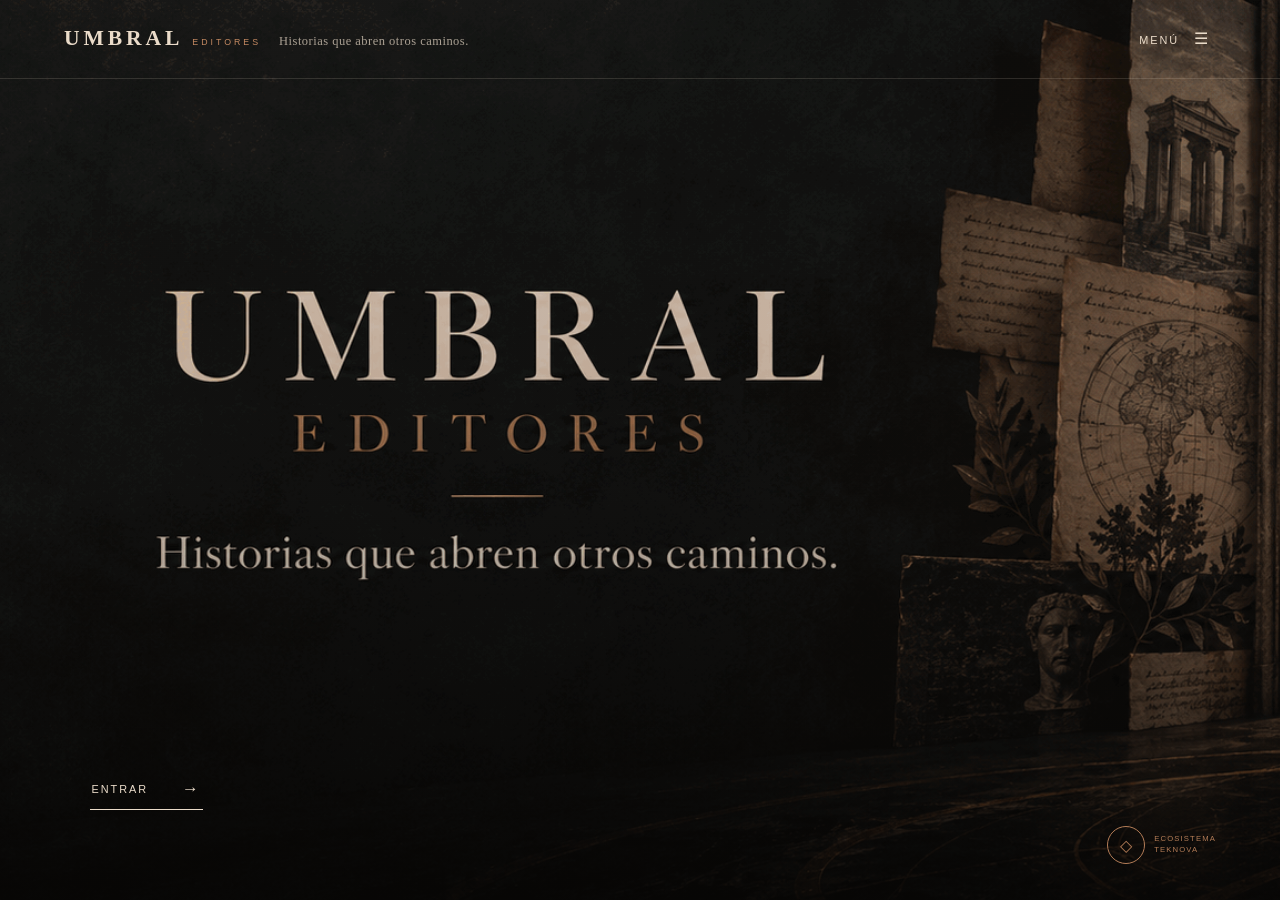
<file: index.html>
<!doctype html><html lang="es"><head><meta charset="utf-8"><meta name="viewport" content="width=device-width,initial-scale=1"><meta http-equiv="refresh" content="0; url=/inicio/"><title>Biblioteca — El Lado B</title></head><body><p>Abriendo la <a href="/inicio/">biblioteca de El Lado B</a>…</p></body></html>
</file>
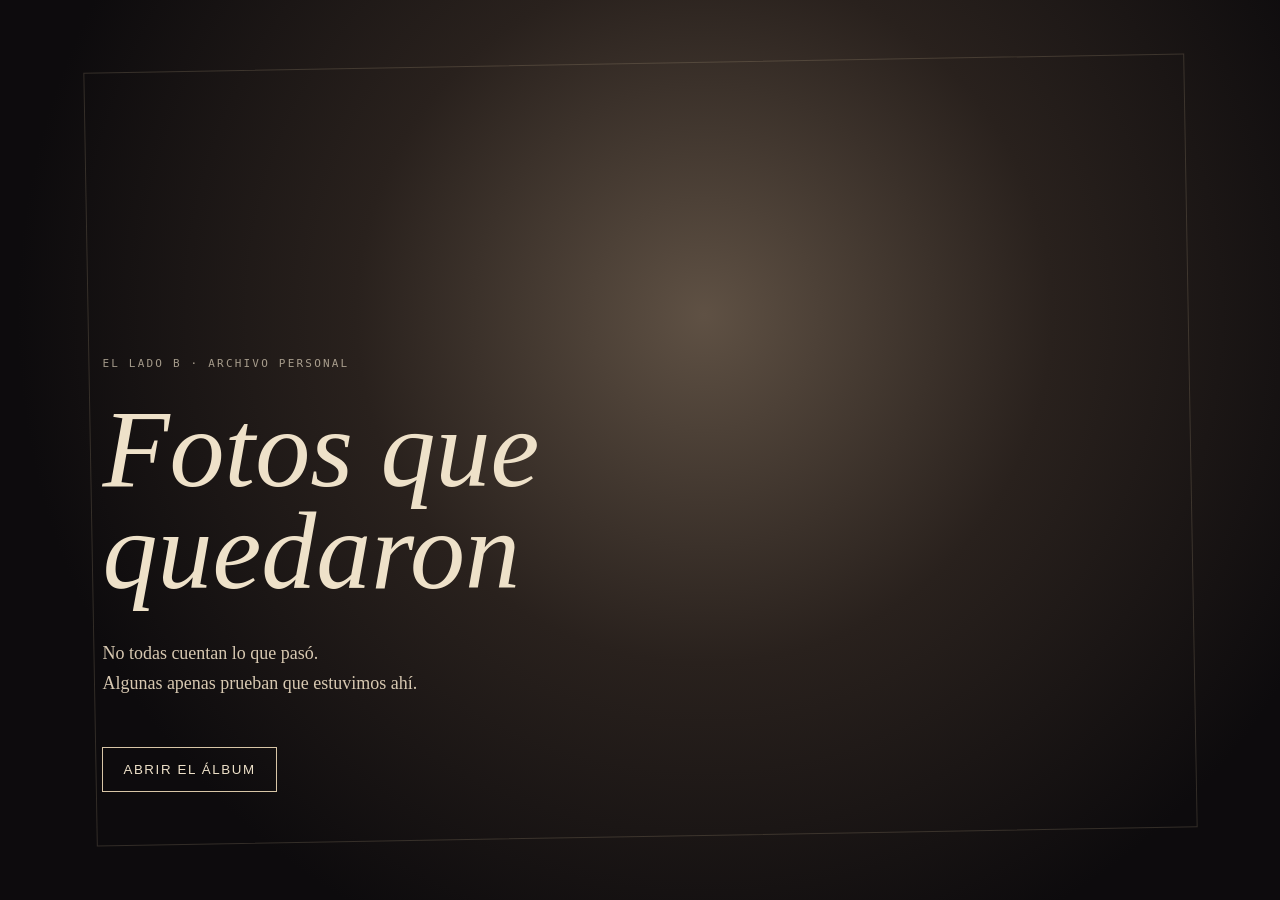
<file: album/index.html>
<!doctype html><html lang="es"><head><meta charset="utf-8"><meta name="viewport" content="width=device-width,initial-scale=1"><title>Fotos que quedaron — El Lado B</title><meta name="description" content="Archivo fotográfico de El Lado B: recuerdos de 1996 a 2026."><link rel="stylesheet" href="album.css"></head><body><header class="album-cover"><p class="kicker">EL LADO B · ARCHIVO PERSONAL</p><h1>Fotos que quedaron</h1><p class="lead">No todas cuentan lo que pasó.<br>Algunas apenas prueban que estuvimos ahí.</p><button id="openAlbum">ABRIR EL ÁLBUM</button></header><main id="album" class="album" aria-hidden="true"><section class="intro sheet"><p class="year">1996—2026</p><h2>Antes, durante y después.</h2><p>Los años fueron cambiando las caras que aparecían en las fotos. Algunas amistades se alejaron. Otras siguieron entrando en cuadro sin ponerse de acuerdo.</p><p class="hand">Lo importante casi nunca quedó centrado.</p></section><div id="spread"></div><nav class="pager"><button id="prev">←</button><span id="count"></span><button id="next">→</button></nav><section class="end"><p>Las fotografías no recuerdan todo.<br>Por suerte.</p><a href="../canon/">VOLVER A LA AGENDA</a></section></main><script src="album.js"></script></body></html>
</file>
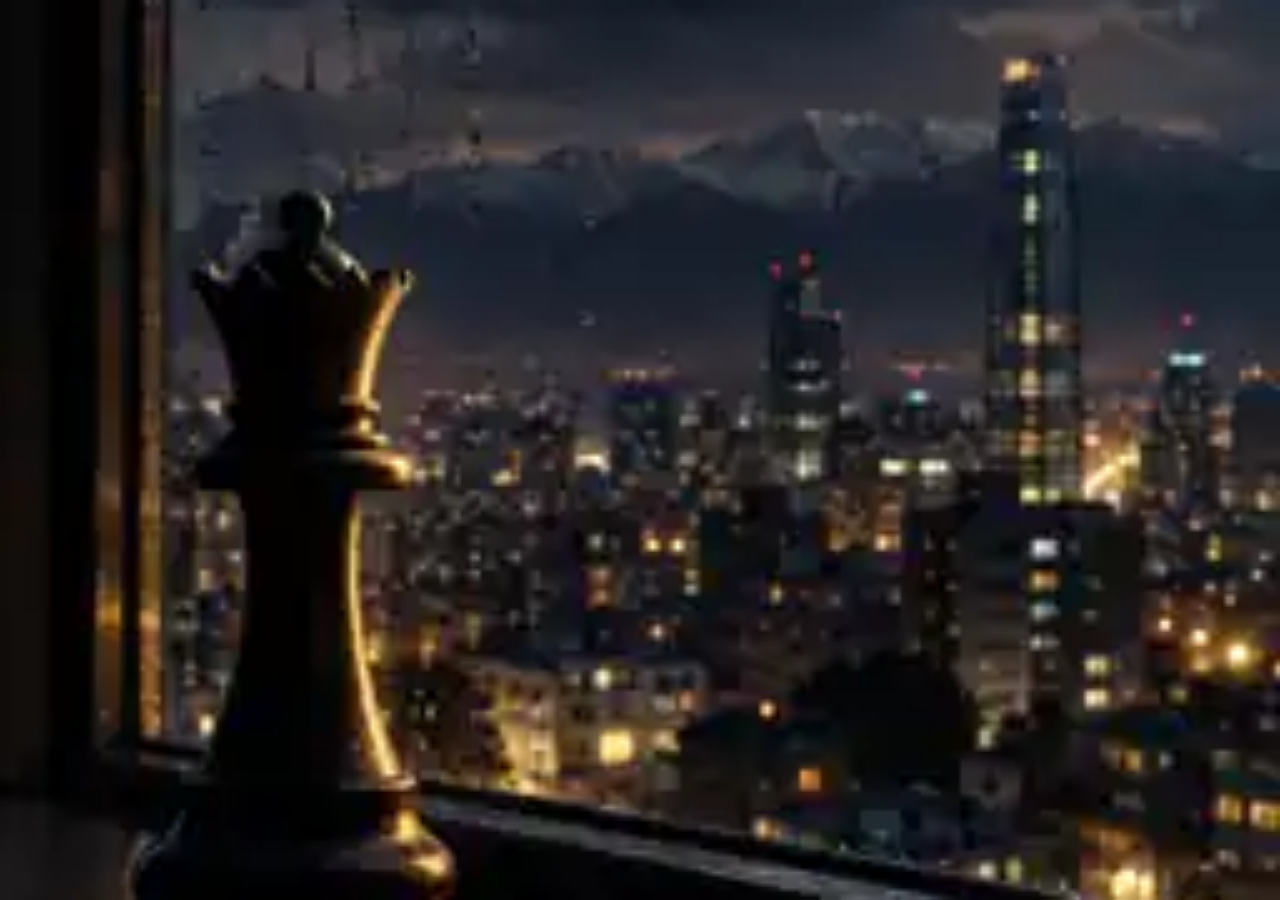
<file: canon/index.html>
<!doctype html><html lang="es"><head><meta charset="utf-8"><meta name="viewport" content="width=device-width,initial-scale=1"><meta name="theme-color" content="#111018"><title>El Lado B — Lado A: lo que ocurrió</title><meta name="description" content="El Lado A conserva lo que ocurrió. El Lado B explora lo que pudo haber ocurrido."><link rel="preconnect" href="https://fonts.googleapis.com"><link rel="preconnect" href="https://fonts.gstatic.com" crossorigin><link href="https://fonts.googleapis.com/css2?family=Caveat:wght@500;600&family=Libre+Baskerville:wght@400;700&family=Special+Elite&display=swap" rel="stylesheet"><link rel="stylesheet" href="style.css"></head><body><section class="cover"><div class="skyline"></div><div class="city-windows"></div><div class="rain"></div><div class="board"><div class="chess-piece">♛</div></div><div class="cover-copy"><div class="year">SANTIAGO · 1998</div><h1>EL LADO A</h1><p>Lo que ocurrió.</p><button id="openAgenda" aria-label="Abrir la agenda del Lado A">ABRIR LA AGENDA</button></div></section><main class="agenda" id="agenda" aria-hidden="true"><header class="agenda-head"><span>EL LADO A</span><span>ARCHIVO DE MEMORIA</span></header><div id="book"></div><nav class="pager" aria-label="Navegación de hojas"><button id="prev" aria-label="Hoja anterior">←</button><span id="pageLabel">HOJA 01</span><button id="next" aria-label="Hoja siguiente">→</button></nav><div class="finish"><p>La historia termina aquí.</p><a class="plan-link" href="/album/">ABRIR ÁLBUM · FOTOS QUE QUEDARON</a><a class="plan-link" href="/plan-b/">ENTRAR A PLAN B · RECONSTRUIR LA HISTORIA</a></div></main><script src="script.js"></script></body></html>
</file>
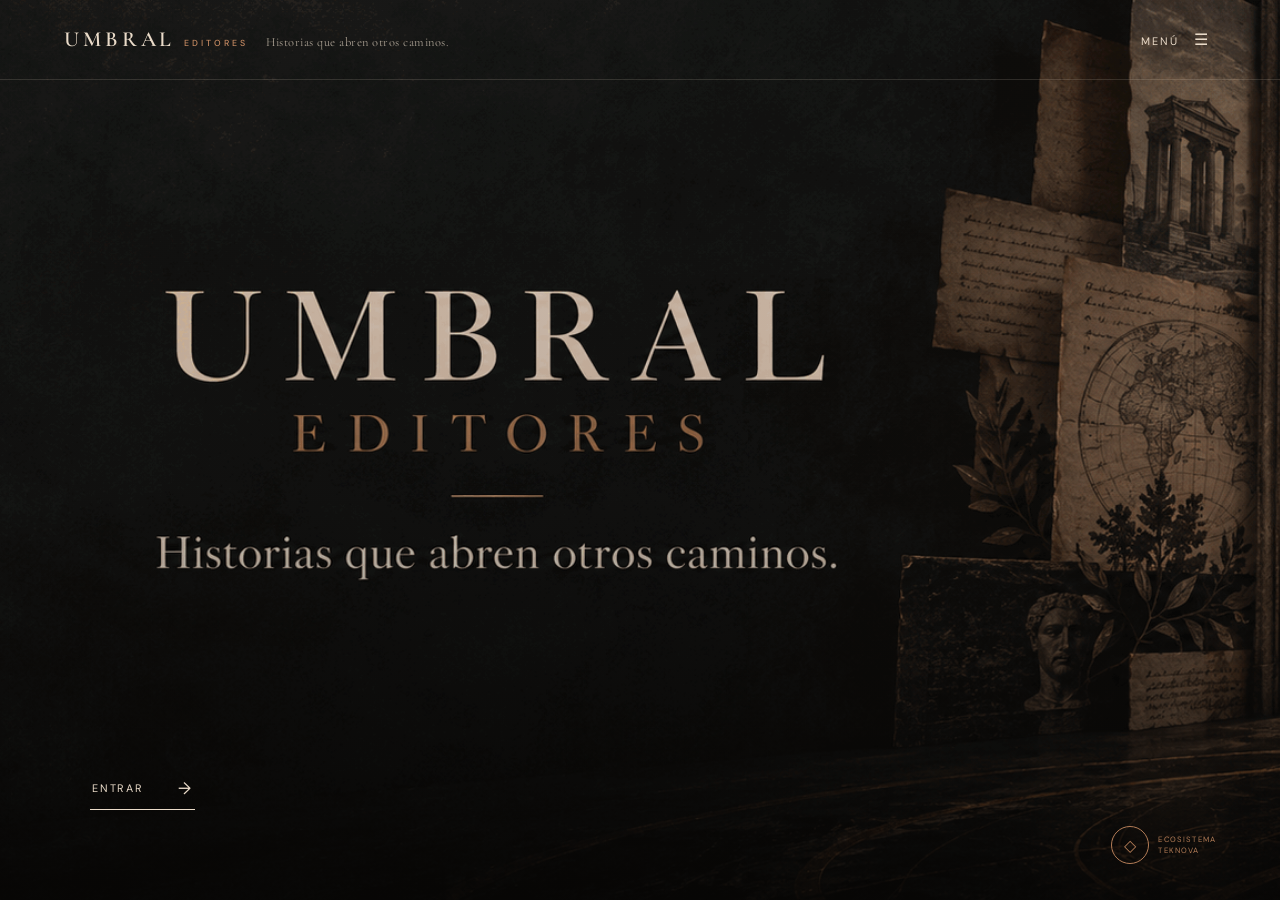
<file: inicio/index.html>
<!doctype html>
<html lang="es">
<head>
  <meta charset="utf-8">
  <meta name="viewport" content="width=device-width,initial-scale=1,viewport-fit=cover">
  <meta name="theme-color" content="#0b0908">
  <meta name="description" content="Umbral Editores: historias que abren otros caminos.">
  <title>Umbral Editores — Historias que abren otros caminos</title>
  <link rel="preconnect" href="https://fonts.googleapis.com">
  <link rel="preconnect" href="https://fonts.gstatic.com" crossorigin>
  <link href="https://fonts.googleapis.com/css2?family=Cormorant+Garamond:wght@400;500;600&family=DM+Sans:wght@400;500;600&display=swap" rel="stylesheet">
  <link rel="stylesheet" href="./style.css">
</head>
<body class="cover-page">
  <main class="cover" aria-labelledby="coverTitle">
    <img class="cover-art" src="../assets/umbral-editores-portada.png" alt="Una puerta entre archivos históricos conduce hacia distintos caminos.">
    <div class="cover-shade"></div>
    <header class="cover-header">
      <div class="cover-brand">
        <a class="brand" href="./" aria-label="Umbral Editores, inicio"><span>UMBRAL</span><small>EDITORES</small></a>
        <span class="brand-tagline">Historias que abren otros caminos.</span>
      </div>
      <button class="menu-button" id="menuButton" type="button" aria-controls="coverMenu" aria-expanded="false">MENÚ <span>☰</span></button>
    </header>
    <div class="cover-copy">
      <h1 class="sr-only" id="coverTitle">Umbral Editores</h1>
      <button class="enter-button" id="enterButton" type="button">ENTRAR <span>→</span></button>
    </div>
    <div class="teknova-seal" aria-label="Parte del ecosistema Teknova"><span>◇</span><small>ECOSISTEMA<br>TEKNOVA</small></div>
  </main>
  <nav class="cover-menu" id="coverMenu" aria-label="Menú principal" aria-hidden="true">
    <button class="menu-close" id="menuClose" type="button" aria-label="Cerrar menú">CERRAR ×</button>
    <div class="menu-brand">UMBRAL <small>EDITORES</small></div>
    <div class="menu-links">
      <a href="./obras.html"><span>01</span> OBRAS</a>
      <a href="./buscar.html"><span>02</span> BUSCAR</a>
      <a href="../crear/"><span>03</span> INGRESAR MI HISTORIA</a>
    </div>
    <p>Historias que abren otros caminos.</p>
  </nav>
  <script src="./home.js"></script>
</body>
</html>
</file>
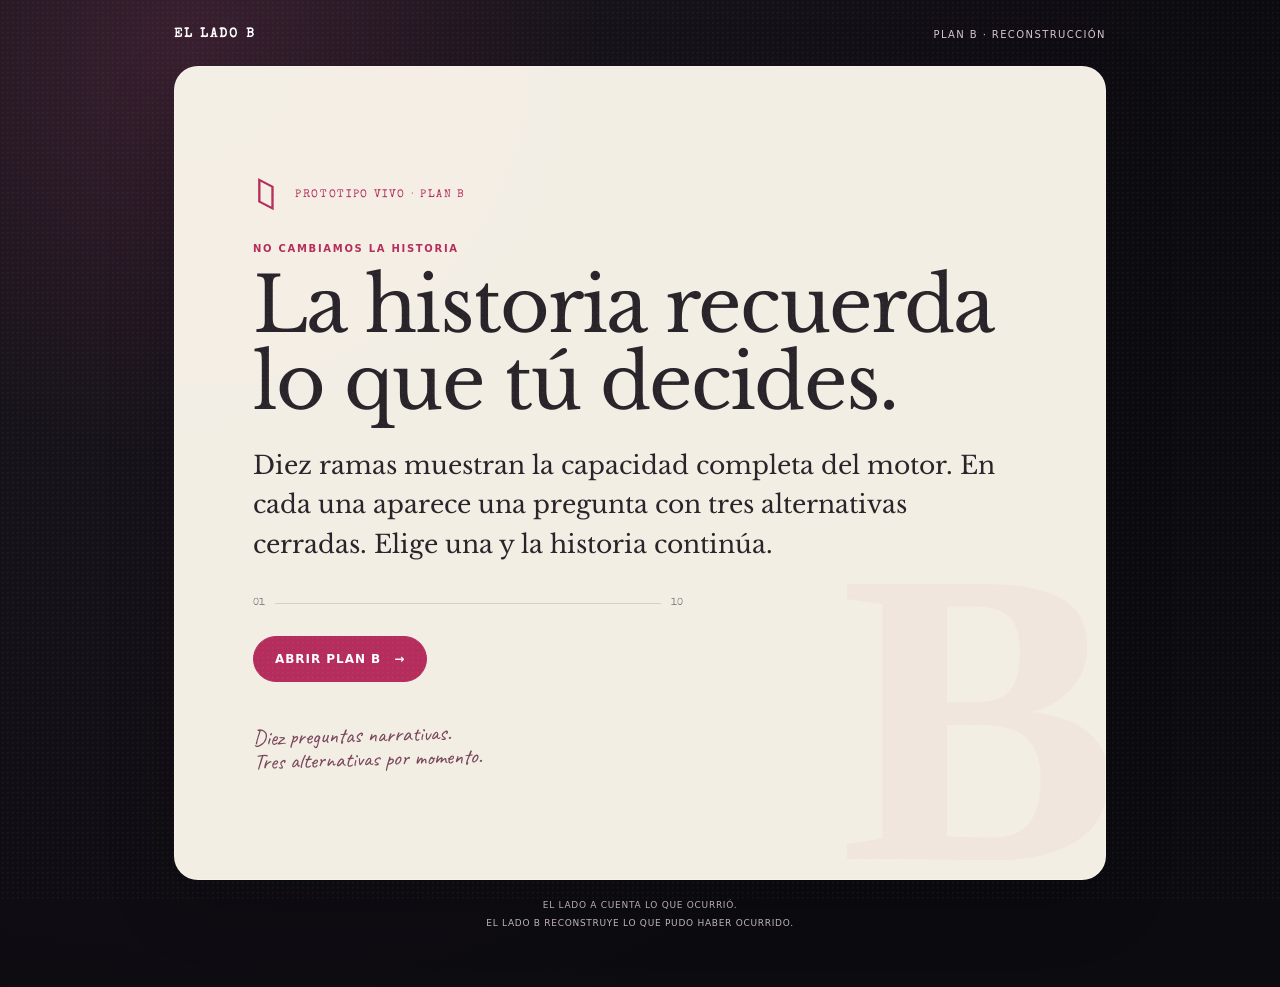
<file: plan-b/index.html>
<!doctype html>
<html lang="es">
<head>
<meta charset="utf-8"><meta name="viewport" content="width=device-width,initial-scale=1,viewport-fit=cover"><meta name="theme-color" content="#111015">
<title>El Lado B — Plan B</title><meta name="description" content="Una reconstrucción narrativa construida a partir de tus decisiones.">
<link rel="preconnect" href="https://fonts.googleapis.com"><link rel="preconnect" href="https://fonts.gstatic.com" crossorigin><link href="https://fonts.googleapis.com/css2?family=Caveat:wght@500;600&family=Libre+Baskerville:wght@400;700&family=Special+Elite&display=swap" rel="stylesheet"><link rel="stylesheet" href="./style.css"><link rel="stylesheet" href="./network.css">
</head><body><div class="grain" aria-hidden="true"></div><main class="shell">
<header class="topbar"><a class="brand" href="../inicio/">EL LADO B</a><span class="mode">PLAN B · RECONSTRUCCIÓN</span></header>
<section id="intro" class="intro panel"><div class="tablet-mark"><span>▱</span><small>PROTOTIPO VIVO · PLAN B</small></div><p class="eyebrow">NO CAMBIAMOS LA HISTORIA</p><h1>La historia recuerda lo que tú decides.</h1><p class="lead">Diez ramas muestran la capacidad completa del motor. En cada una aparece una pregunta con tres alternativas cerradas. Elige una y la historia continúa.</p><div class="intro-rule"><span>01</span><i></i><span>10</span></div><button id="startBtn" class="primary">ABRIR PLAN B <span>→</span></button><p class="hand-intro">Diez preguntas narrativas.<br>Tres alternativas por momento.</p></section>
<section id="reader" class="reader hidden"><div class="statusbar"><span id="progressLabel">Rama 1 de 10</span><div class="progress"><span id="progressBar"></span></div><span class="memory-dot">●</span></div><article class="narrative panel"><div class="chapter-line"><span id="chapterLabel" class="eyebrow"></span><span class="page-tag">MEMORIA</span></div><h2 id="decisionTitle"></h2><p id="summary" class="summary"></p><div class="marginalia">Una pregunta. Tres alternativas. Una decisión.</div></article><section id="choice-panel" class="choice-panel panel"><div class="choice-head"><p class="eyebrow">UNA PREGUNTA · TRES ALTERNATIVAS</p><span>elige una</span></div><h3 id="question">¿Qué aspecto de este momento quieres transformar?</h3><div id="choices" class="choices"></div><p class="choice-foot">Elige una alternativa. La historia responde y continúa; el canon permanece intacto.</p></section><article id="development" class="development panel hidden"><div class="development-top"><p class="eyebrow">LA HISTORIA RESPONDE</p><span>CONTINUIDAD ACTUALIZADA</span></div><p id="bridge"></p><div id="pulseReading" class="pulse-reading"></div><div class="state-line"><span>Tu trayectoria</span><span id="trajectoryCount">0 decisiones</span></div><button id="continueBtn" class="secondary">Seguir leyendo <span>→</span></button></article></section>
<section id="closure" class="closure panel hidden"><p class="eyebrow">CIERRE DEL LADO B</p><h2 id="closureTitle"></h2><p id="closureText"></p><div class="closure-card"><span>HAS CONSTRUIDO</span><strong>UNA HISTORIA POSIBLE</strong><small id="closureCount"></small></div><button id="readStoryBtn" class="primary">LEER MI HISTORIA <span>→</span></button><button id="restartBtn" class="secondary">Volver al comienzo</button></section>
<section id="completeStory" class="closure panel hidden"><p class="eyebrow">TU LADO B</p><h1>La historia que construiste</h1><p class="lead">Ahora las decisiones desaparecen. Queda solamente la historia.</p><div id="storyBody" class="story-body"></div><div id="storyEpilogue" class="closure-card"></div><button id="backClosureBtn" class="secondary">Volver al cierre</button></section>
<footer><span>EL LADO A CUENTA LO QUE OCURRIÓ.</span><span>EL LADO B RECONSTRUYE LO QUE PUDO HABER OCURRIDO.</span></footer></main><script type="module" src="./app.js?v=4"></script></body></html>
</file>
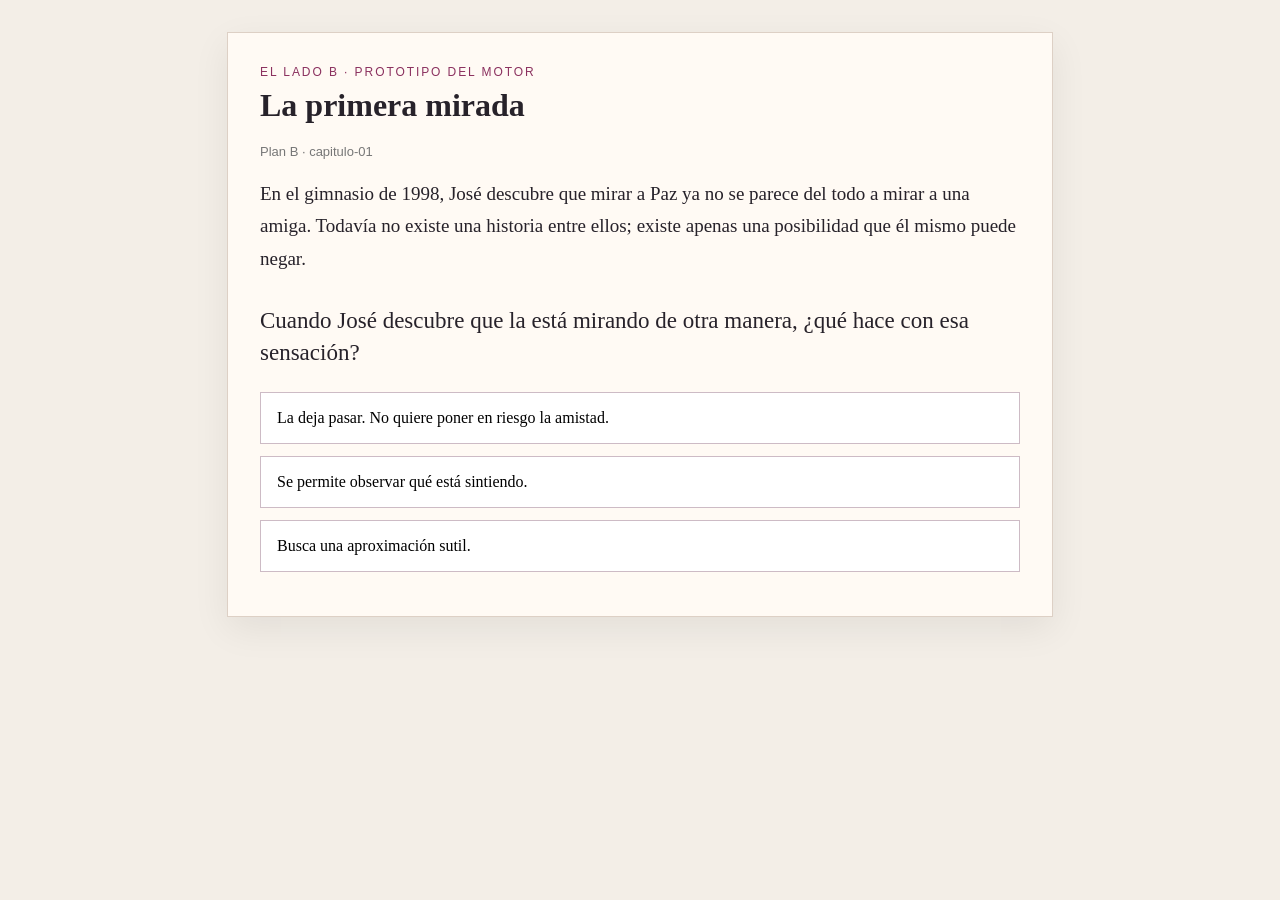
<file: plan-b/engine/demo.html>
<!doctype html>
<html lang="es">
<head>
  <meta charset="utf-8">
  <meta name="viewport" content="width=device-width, initial-scale=1">
  <title>El Lado B — Motor narrativo</title>
  <style>
    body{font-family:Georgia,serif;background:#f3eee7;color:#27222a;margin:0;padding:32px}
    main{max-width:760px;margin:auto;background:#fffaf4;padding:32px;border:1px solid #ddd0c5;box-shadow:0 12px 35px #00000012}
    .eyebrow{font:12px Arial,sans-serif;letter-spacing:.16em;text-transform:uppercase;color:#8b315f}
    h1{font-size:32px;margin:8px 0 20px}.chapter{font-size:13px;color:#777;font-family:Arial,sans-serif}
    .summary{font-size:19px;line-height:1.7}.question{font-size:23px;line-height:1.4;margin-top:30px}
    button{display:block;width:100%;text-align:left;margin:12px 0;padding:16px;border:1px solid #cdbbc5;background:#fff;cursor:pointer;font:16px Georgia,serif}
    button:hover{background:#f6eaf0}.bridge{border-left:3px solid #9b3c69;padding:14px 18px;margin:24px 0;line-height:1.7}
    .meta{font:12px Arial,sans-serif;color:#777;margin-top:24px}
    .hidden{display:none}
  </style>
</head>
<body>
<main>
  <div class="eyebrow">El Lado B · Prototipo del motor</div>
  <h1 id="title">Cargando…</h1>
  <div class="chapter" id="chapter"></div>
  <p class="summary" id="summary"></p>
  <div id="questionBox">
    <p class="question" id="question"></p>
    <div id="choices"></div>
  </div>
  <div id="result" class="hidden">
    <div class="bridge" id="bridge"></div>
    <div class="meta" id="meta"></div>
    <button id="next">Continuar</button>
  </div>
</main>
<script type="module">
import { PLAN_B_DECISIONS, PLAN_B_CLOSURE } from './plan-b-data.js';
import { createSession, chooseDecision, recordDecision, buildClosure } from './engine.js';

let session = createSession();
let index = 0;

const $ = id => document.getElementById(id);

function renderDecision(){
  const decision = PLAN_B_DECISIONS[index];
  if(!decision){ return renderClosure(); }
  $('title').textContent = decision.title;
  $('chapter').textContent = `Plan B · ${decision.chapter}`;
  $('summary').textContent = decision.summary;
  $('question').textContent = decision.question;
  $('choices').innerHTML = '';
  $('result').classList.add('hidden');
  $('questionBox').classList.remove('hidden');

  decision.choices.forEach(choice => {
    const button = document.createElement('button');
    button.textContent = choice.text;
    button.onclick = () => selectChoice(decision, choice.id);
    $('choices').appendChild(button);
  });
}

function selectChoice(decision, choiceId){
  const result = chooseDecision(session.state, decision, choiceId);
  session = recordDecision(session, decision.id, choiceId, result);
  $('questionBox').classList.add('hidden');
  $('bridge').textContent = result.bridgeFragment;
  $('meta').textContent = `Decisiones acumuladas: ${session.decisions.length}`;
  $('result').classList.remove('hidden');
}

$('next').onclick = () => { index += 1; renderDecision(); };

function renderClosure(){
  const closure = buildClosure(session, PLAN_B_CLOSURE);
  $('title').textContent = closure.label;
  $('chapter').textContent = 'Esta es la historia que construiste';
  $('summary').textContent = '';
  $('questionBox').classList.add('hidden');
  $('bridge').textContent = closure.literary_text;
  $('meta').textContent = `${session.decisions.length} decisiones acumuladas.`;
  $('result').classList.remove('hidden');
  $('next').classList.add('hidden');
}

renderDecision();
</script>
</body>
</html>
</file>
<file: album/album.css>
:root{--paper:#e8dcc4;--ink:#27221d;--night:#0d0b0d;--red:#7e302c}*{box-sizing:border-box}body{margin:0;background:var(--night);color:var(--ink);font-family:Georgia,serif}.album-cover{min-height:100svh;display:flex;flex-direction:column;justify-content:flex-end;padding:12vh 8vw;background:radial-gradient(circle at 55% 35%,#5f5144 0,#29211d 38%,#0d0b0d 75%);color:#eee1c9;position:relative;overflow:hidden}.album-cover:after{content:'';position:absolute;inset:7%;border:1px solid #c8b69233;transform:rotate(-1deg);pointer-events:none}.kicker{font:11px monospace;letter-spacing:.2em;opacity:.65}.album-cover h1{font:italic clamp(48px,12vw,110px)/.92 Georgia,serif;max-width:800px;margin:18px 0}.lead{font-size:18px;line-height:1.7;max-width:520px;color:#d7c8b1}.album-cover button{align-self:flex-start;margin-top:30px;padding:14px 20px;border:1px solid #d8c6a7;background:transparent;color:#eee1c9;letter-spacing:.12em}.album{display:none;padding:28px 12px 70px;background:#171315;min-height:100svh}.album.open{display:block}.sheet,.photo-page{max-width:820px;margin:0 auto 18px;background:var(--paper);padding:38px 28px;box-shadow:0 14px 40px #0008;position:relative;background-image:linear-gradient(90deg,#0000000b,transparent 12%,transparent 88%,#0000000b)}.intro{min-height:70svh;display:flex;flex-direction:column;justify-content:center}.year{font:12px monospace;letter-spacing:.18em;color:#746755}.intro h2{font-size:38px;margin:10px 0 20px}.intro p{font-size:17px;line-height:1.8;max-width:620px}.hand{font:italic 25px cursive;color:var(--red);transform:rotate(-2deg);margin-top:35px}.photo-page{display:none;min-height:76svh}.photo-page.active{display:block}.photo-wrap{background:#f4ead8;padding:12px 12px 38px;box-shadow:0 8px 18px #392c2038;transform:rotate(var(--tilt,-1deg));margin:10px auto 30px;max-width:680px}.photo-wrap img{width:100%;display:block;filter:saturate(.86) contrast(.96)}.meta{display:flex;justify-content:space-between;gap:20px;font:11px monospace;letter-spacing:.08em;color:#716554}.caption{font:italic 25px cursive;margin:25px 6px 5px;color:#5d4038}.note{font-size:15px;line-height:1.7;color:#554b40;margin:8px 6px}.missing{aspect-ratio:4/3;display:grid;place-items:center;border:1px dashed #9b8c76;color:#81725f;font:italic 18px Georgia;text-align:center;padding:30px}.pager{max-width:820px;margin:14px auto 38px;display:flex;justify-content:space-between;align-items:center;color:#d6c8b5;font:11px monospace;letter-spacing:.12em}.pager button{width:48px;height:44px;background:#262025;border:1px solid #665964;color:white;font-size:20px}.pager button:disabled{opacity:.3}.end{max-width:820px;margin:60px auto;text-align:center;color:#ddcfba}.end p{font:italic 30px Georgia;line-height:1.5}.end a{display:inline-block;margin-top:20px;color:#ddcfba;border:1px solid #665964;padding:14px 18px;text-decoration:none;font:11px monospace;letter-spacing:.1em}@media(min-width:800px){.sheet,.photo-page{padding:60px 70px}.album{padding-top:50px}}
</file>
<file: canon/style.css>
:root{--ink:#17151b;--paper:#f4eedf;--muted:#70695e;--pink:#e48aa7}*{box-sizing:border-box}html{scroll-behavior:smooth}body{margin:0;background:#08080d;color:var(--ink);font-family:'Libre Baskerville',serif}.cover{min-height:100svh;position:relative;overflow:hidden;background:#08080d url('/assets/el-lado-b-cover.webp') center center/cover no-repeat;color:#f8efe4;display:block}.skyline,.city-windows,.rain,.board{display:none!important}.cover-copy{position:absolute;inset:0}.cover-copy>.year,.cover-copy>h1,.cover-copy>p{display:none!important}#openAgenda{position:absolute;z-index:5;left:50%;bottom:9%;transform:translateX(-50%);width:220px;height:58px;border:0;background:transparent;color:transparent;font-size:0;cursor:pointer}.agenda{min-height:100svh;background:#151219;padding:18px 12px 60px;display:none}.agenda.open{display:block}.agenda-head{max-width:760px;margin:auto;color:#e9dfd1;font:11px 'Special Elite',monospace;letter-spacing:.1em;display:flex;justify-content:space-between;padding:4px 4px 14px}.page{display:none;max-width:760px;margin:auto;background:var(--paper);min-height:78svh;padding:34px 24px 70px;position:relative;box-shadow:0 12px 35px #0006}.page.active{display:block}.page:after{content:'';position:absolute;inset:0;pointer-events:none;background:linear-gradient(90deg,#00000008,transparent 12%,transparent 88%,#00000008)}.page-no{position:absolute;right:18px;top:14px;color:#8e8372;font:11px 'Special Elite',monospace}.hand-note{font:20px 'Caveat',cursive;color:#685a4e;transform:rotate(-2deg);margin:0 0 20px}.chapter-kicker{margin:0 0 7px;font:10px 'Special Elite',monospace;letter-spacing:.12em;text-transform:uppercase;color:#8a8072}.page h2{font-size:27px;line-height:1.2;margin:0 0 26px}.page h3{font-size:18px;margin:26px 0 14px}.story p{font-size:16px;line-height:1.85;margin:0 0 18px}.story blockquote,.memory-sheet blockquote{margin:30px 8px;padding:14px 18px;border-left:3px solid var(--pink);font:23px/1.45 'Caveat',cursive;background:#00000006}.memory-sheet{padding-top:18vh}.memory-sheet h2{font-size:22px}.cover-sheet{background:#211c23;color:#eee3d4;display:none}.cover-sheet.active{display:flex;flex-direction:column;justify-content:center;text-align:center}.cover-sheet .chapter-kicker{color:#b9aa99}.cover-sheet h2{font-size:38px}.story-photo{margin:8px -10px 30px;position:relative;z-index:1}.story-photo img{display:block;width:100%;height:auto;max-height:62svh;object-fit:cover;filter:saturate(.88) contrast(.98);box-shadow:0 8px 24px #2b241b28}.story-photo figcaption{margin:8px 6px 0;color:#756a5d;font:13px 'Caveat',cursive;text-align:right}.pager{max-width:760px;margin:12px auto 0;display:flex;justify-content:space-between;align-items:center;color:#e8decf;font:11px 'Special Elite',monospace}.pager button{width:48px;height:44px;background:#28232b;color:#fff;border:1px solid #5b535d;font-size:20px}.pager button:disabled{opacity:.3}.finish{max-width:760px;margin:34px auto;text-align:center;color:#d8ccbc;display:flex;flex-direction:column;align-items:center;gap:12px}.finish p{font:24px 'Caveat',cursive;margin:0 0 10px}.plan-link{border:1px solid #f5e7d3;background:#f5e7d3;color:#17131a;padding:15px 20px;text-decoration:none;font:12px 'Special Elite',monospace;letter-spacing:.08em;cursor:pointer;display:block;line-height:1.45}.finish .plan-link{background:transparent;color:#f1dfc9;border-color:#6f626d;width:min(100%,460px)}@media(min-width:801px){.page{padding:55px 70px 80px}.story-photo{margin-left:-25px;margin-right:-25px}}@media(max-width:420px){.page{padding:30px 20px 60px}.story p{font-size:15px;line-height:1.8}.story-photo{margin-left:-12px;margin-right:-12px}.page h2{font-size:24px}#openAgenda{bottom:8%;width:190px;height:52px}.finish{margin-top:26px}.finish .plan-link{width:100%;padding:14px 12px;font-size:11px}}
</file>
<file: inicio/style.css>
:root{--ink:#0b0908;--paper:#eadbc9;--muted:#aa9680;--copper:#b0764e;--line:rgba(234,219,201,.24);--serif:"Cormorant Garamond",Georgia,serif;--sans:"DM Sans",Arial,sans-serif;color-scheme:dark}
*{box-sizing:border-box}html,body{margin:0;min-width:320px;background:var(--ink);color:var(--paper);font-family:var(--sans)}a{color:inherit;text-decoration:none}button,input{font:inherit}.cover-page{overflow:hidden}.cover{position:relative;width:100%;height:100svh;min-height:620px;overflow:hidden}.cover-art,.cover-shade{position:absolute;inset:0;width:100%;height:100%}.cover-art{object-fit:cover;object-position:center}.cover-shade{background:linear-gradient(180deg,rgba(5,4,3,.12),rgba(5,4,3,.18) 55%,rgba(5,4,3,.78))}.cover-header{position:absolute;z-index:2;top:0;left:0;width:100%;display:flex;align-items:center;justify-content:space-between;padding:28px clamp(22px,5vw,72px);border-bottom:1px solid rgba(234,219,201,.15)}.brand,.menu-brand{letter-spacing:.18em;font:600 1.35rem/1 var(--serif)}.brand small,.menu-brand small{margin-left:9px;color:#c58a62;font:500 .55rem var(--sans);letter-spacing:.34em}.menu-button,.menu-close,.enter-button{border:0;background:none;color:inherit;cursor:pointer;letter-spacing:.18em}.menu-button{font-size:.68rem}.menu-button span{margin-left:10px;font-size:1rem}.cover-copy{position:absolute;z-index:2;left:clamp(22px,7vw,110px);bottom:clamp(68px,10vh,112px)}.cover-copy p{margin:0 0 15px;color:#d09a71;font-size:.62rem;letter-spacing:.26em}.cover-copy h1{margin:0 0 27px;font:500 clamp(2.5rem,5vw,5rem)/.91 var(--serif);text-shadow:0 2px 22px rgba(0,0,0,.45)}.enter-button{display:flex;align-items:center;gap:34px;border-bottom:1px solid var(--paper);padding:0 2px 10px;font-size:.68rem}.enter-button span{font-size:1.05rem}.teknova-seal{position:absolute;z-index:2;right:clamp(22px,5vw,72px);bottom:36px;display:flex;align-items:center;gap:9px;color:#b47d57}.teknova-seal>span{display:grid;place-items:center;width:38px;height:38px;border:1px solid currentColor;border-radius:50%}.teknova-seal small{font-size:.48rem;line-height:1.4;letter-spacing:.15em}.cover-menu{position:fixed;z-index:20;inset:0;display:flex;flex-direction:column;justify-content:center;padding:clamp(28px,7vw,110px);background:rgba(10,8,7,.985);transform:translateY(-105%);visibility:hidden;transition:transform .42s ease,visibility .42s}.cover-menu.open{transform:translateY(0);visibility:visible}.menu-close{position:absolute;top:30px;right:clamp(22px,5vw,72px);font-size:.65rem}.menu-brand{position:absolute;top:31px;left:clamp(22px,5vw,72px)}.menu-links{display:flex;flex-direction:column;max-width:850px}.menu-links a{display:flex;align-items:baseline;gap:22px;padding:18px 0;border-bottom:1px solid var(--line);font:500 clamp(2.5rem,7vw,6.8rem)/.9 var(--serif);transition:color .2s,padding-left .2s}.menu-links a:hover{color:#d7a17a;padding-left:12px}.menu-links span{width:24px;color:var(--copper);font:500 .6rem var(--sans);letter-spacing:.15em}.cover-menu>p{position:absolute;left:clamp(22px,7vw,110px);bottom:28px;color:var(--muted);font:400 1rem var(--serif)}
.catalogue-page{min-height:100svh;background:radial-gradient(circle at 85% 0,rgba(176,118,78,.14),transparent 27%),var(--ink)}.page-header{display:flex;align-items:center;justify-content:space-between;padding:24px clamp(20px,5vw,72px);border-bottom:1px solid var(--line)}.page-header nav{display:flex;gap:24px;font-size:.65rem;letter-spacing:.16em}.page-header nav a[aria-current="page"]{color:#d49b72}.page-main{padding:clamp(55px,8vw,105px) clamp(20px,7vw,112px)}.page-intro{display:flex;align-items:end;justify-content:space-between;gap:24px;padding-bottom:28px;border-bottom:1px solid var(--line)}.eyebrow{margin:0 0 12px;color:#c18a62;font-size:.62rem;letter-spacing:.23em}.page-intro h1{margin:0;font:500 clamp(2.8rem,6vw,5.8rem)/.9 var(--serif)}.page-intro p{max-width:390px;margin:0;color:#b8a895;line-height:1.65}.search-panel{margin:34px 0}.search-panel label{display:block;margin-bottom:11px;color:var(--muted);font-size:.64rem;letter-spacing:.15em}.search-row{display:flex;border-bottom:1px solid var(--paper)}.search-row input{width:100%;padding:10px 0;background:none;border:0;outline:0;color:var(--paper);font:400 clamp(1.5rem,3vw,2.5rem) var(--serif)}.filters{display:flex;gap:9px;flex-wrap:wrap;margin:30px 0}.filters button{padding:9px 13px;border:1px solid var(--line);background:none;color:var(--muted);font-size:.59rem;letter-spacing:.14em}.filters button.active{border-color:var(--copper);color:var(--paper)}.catalogue-grid{display:grid;grid-template-columns:repeat(3,minmax(0,1fr));gap:clamp(18px,2.5vw,34px)}.work-card{border:1px solid var(--line);background:#100d0b}.work-cover{display:block;aspect-ratio:3/4;overflow:hidden;background:#18120f}.work-cover img{width:100%;height:100%;object-fit:cover}.cover-placeholder{height:100%;display:grid;place-items:center;text-align:center;font:500 2rem/1 var(--serif)}.work-copy{padding:22px}.work-meta,.work-badges{display:flex;gap:7px;flex-wrap:wrap}.work-meta{color:#bd8963;font-size:.58rem;letter-spacing:.12em;text-transform:uppercase}.work-copy h3{margin:13px 0 8px;font:500 2rem/1 var(--serif)}.work-copy p{min-height:4em;color:#b9aa99;font-size:.82rem;line-height:1.6}.work-badges{margin:16px 0}.work-badges span{padding:5px 7px;border:1px solid var(--line);font-size:.52rem;letter-spacing:.11em}.work-link{font-size:.61rem;letter-spacing:.15em;border-bottom:1px solid var(--copper)}.catalogue-state{color:var(--muted)}
@media(max-width:760px){.cover{min-height:100svh;background:#0b0908}.cover-art{height:61%;object-position:72% center}.cover-shade{background:linear-gradient(180deg,rgba(5,4,3,.04),rgba(5,4,3,.15) 43%,#0b0908 62%)}.cover-header{padding:20px}.brand{font-size:1.12rem}.brand small{font-size:.45rem}.cover-copy{left:22px;right:22px;bottom:76px}.cover-copy p{font-size:.54rem}.cover-copy h1{font-size:clamp(2.55rem,13vw,4rem);margin-bottom:22px}.teknova-seal{right:18px;bottom:18px;transform:scale(.82);transform-origin:right bottom}.cover-menu{padding:24px}.menu-links a{gap:12px;padding:17px 0;font-size:clamp(2.15rem,12vw,3.7rem)}.menu-links a:last-child{font-size:clamp(1.65rem,8.5vw,2.8rem)}.menu-brand{left:22px}.menu-close{right:22px}.page-header{padding:20px}.page-header nav a:not([aria-current="page"]){display:none}.page-main{padding:48px 20px}.page-intro{display:block}.page-intro p{margin-top:20px}.catalogue-grid{grid-template-columns:1fr}.work-copy p{min-height:0}}
@media(prefers-reduced-motion:reduce){.cover-menu,.menu-links a{transition:none}}
.cover-art{object-position:left center}.cover-copy p,.cover-copy h1{display:none}.sr-only{position:absolute!important;width:1px!important;height:1px!important;padding:0!important;margin:-1px!important;overflow:hidden!important;clip:rect(0,0,0,0)!important;white-space:nowrap!important;border:0!important}.cover-brand{display:flex;align-items:baseline;gap:18px}.brand-tagline{color:rgba(234,219,201,.7);font:400 .78rem var(--serif);letter-spacing:.04em}.plan-b-note{display:grid;grid-template-columns:auto 1fr;gap:26px;align-items:start;margin:34px 0 0;padding:22px 0;border-bottom:1px solid var(--line)}.plan-b-note>span{color:#d09a71;font-size:.62rem;letter-spacing:.2em}.plan-b-note p{max-width:760px;margin:0;color:#c0b09f;font:400 1.08rem/1.55 var(--serif)}
@media(max-width:760px){.cover-art{object-position:72% center}.cover-brand{display:block}.brand-tagline{display:block;margin-top:6px;font-size:.66rem}.plan-b-note{grid-template-columns:1fr;gap:10px}}
</file>
<file: plan-b/style.css>
:root{--bg:#111015;--panel:#f5efe5;--paper:#fbf6ec;--ink:#29242a;--muted:#777078;--line:#d9cec0;--accent:#b52d5d;--accent2:#e84b7b;--shadow:0 22px 70px rgba(0,0,0,.20)}*{box-sizing:border-box}html{scroll-behavior:smooth}body{margin:0;min-height:100svh;background:radial-gradient(circle at 15% 5%,#3a2030 0,#17131b 28%,#0c0b10 72%);color:var(--ink);font-family:'Libre Baskerville',Georgia,serif}.grain{position:fixed;inset:0;pointer-events:none;opacity:.045;background-image:radial-gradient(#fff 1px,transparent 1px);background-size:5px 5px;z-index:5}.shell{width:min(980px,100%);margin:auto;padding:18px 16px 42px;position:relative;z-index:2}.topbar{display:flex;justify-content:space-between;align-items:center;gap:12px;margin-bottom:18px;color:#f4e9ef}.brand{color:#fff;text-decoration:none;font:700 13px 'Special Elite',monospace;letter-spacing:.16em}.mode{font:10px system-ui,sans-serif;letter-spacing:.14em;color:#d9c7cf}.panel{background:rgba(251,246,236,.97);border:1px solid rgba(255,255,255,.2);box-shadow:var(--shadow);border-radius:24px}.intro{min-height:calc(100svh - 86px);padding:clamp(28px,8vw,78px);display:flex;flex-direction:column;justify-content:center;position:relative;overflow:hidden}.intro:after{content:'B';position:absolute;right:-15px;bottom:-80px;font:700 420px Georgia,serif;color:rgba(181,45,93,.045);pointer-events:none}.tablet-mark{display:flex;align-items:center;gap:10px;margin-bottom:36px;color:var(--accent)}.tablet-mark span{font-size:42px;line-height:.6;transform:rotate(90deg);display:inline-block}.tablet-mark small{font:11px 'Special Elite',monospace;letter-spacing:.15em}.eyebrow{font:700 10px system-ui,sans-serif;letter-spacing:.17em;text-transform:uppercase;color:var(--accent);margin:0 0 13px}.intro h1{font-size:clamp(39px,8vw,76px);line-height:1.02;font-weight:400;margin:0 0 24px;max-width:760px;letter-spacing:-.025em}.lead{font-size:clamp(18px,3vw,25px);line-height:1.58;max-width:760px;margin:0 0 24px}.intro-rule{display:flex;align-items:center;gap:10px;width:min(430px,100%);margin:10px 0 28px;color:var(--muted);font:10px 'Special Elite',monospace}.intro-rule i{height:1px;background:var(--line);flex:1}.primary,.secondary{border-radius:999px;padding:15px 21px;border:1px solid var(--accent);cursor:pointer;font:700 12px system-ui,sans-serif;letter-spacing:.08em;transition:.2s ease}.primary{background:var(--accent);color:#fff;width:max-content}.primary:hover{background:#8d2248;transform:translateY(-2px)}.primary span,.secondary span{margin-left:8px}.hand-intro{font:22px/1.1 'Caveat',cursive;color:#78455b;transform:rotate(-1.5deg);margin:34px 0 0}.hidden{display:none!important}.reader{animation:appear .35s ease}.statusbar{display:flex;align-items:center;gap:11px;color:#d9c7cf;font:10px system-ui,sans-serif;letter-spacing:.08em;margin:0 2px 12px}.progress{height:3px;background:#ffffff22;border-radius:10px;overflow:hidden;flex:1}.progress span{display:block;height:100%;width:11%;background:var(--accent2);transition:width .35s ease}.memory-dot{color:var(--accent2);font-size:8px}.narrative{padding:clamp(27px,6vw,58px);margin-bottom:12px;position:relative;overflow:hidden}.chapter-line,.choice-head,.development-top{display:flex;justify-content:space-between;align-items:center;gap:12px}.page-tag,.choice-head span,.development-top span{font:10px 'Special Elite',monospace;color:var(--muted);letter-spacing:.1em}.narrative h2{font-size:clamp(34px,6vw,57px);line-height:1.04;font-weight:400;margin:0 0 23px;max-width:820px}.summary{font-size:clamp(18px,2.8vw,25px);line-height:1.68;margin:0;max-width:820px}.marginalia{font:20px 'Caveat',cursive;color:#7a3c55;margin-top:28px;transform:rotate(-1deg);padding-left:15px;border-left:2px solid var(--accent);max-width:580px}.choice-panel{padding:26px;margin-bottom:12px}.choice-panel h3{font-size:clamp(22px,3.5vw,31px);line-height:1.35;font-weight:400;margin:0 0 22px}.choices{display:grid;gap:10px}.choice{width:100%;text-align:left;padding:17px 17px;border:1px solid var(--line);border-radius:16px;background:var(--paper);color:var(--ink);font:16px/1.45 Georgia,serif;cursor:pointer;transition:.18s ease;box-shadow:0 2px 0 rgba(40,25,30,.03)}.choice:hover,.choice:focus-visible{border-color:var(--accent);transform:translateY(-1px);box-shadow:0 9px 28px rgba(60,30,40,.09);outline:none}.choice .code{display:inline-flex;width:29px;height:29px;border-radius:50%;align-items:center;justify-content:center;background:rgba(181,45,93,.09);color:var(--accent);font:700 11px system-ui,sans-serif;margin-right:10px}.choice-foot{font:12px/1.6 system-ui,sans-serif;color:var(--muted);margin:18px 0 0}.development{padding:26px;margin-bottom:12px;border-left:4px solid var(--accent)}.development p{font-size:clamp(19px,3vw,27px);line-height:1.7;margin:18px 0 24px}.state-line{display:flex;justify-content:space-between;gap:12px;border-top:1px solid var(--line);padding-top:13px;color:var(--muted);font:11px system-ui,sans-serif;margin-bottom:21px}.secondary{background:transparent;color:var(--accent)}.secondary:hover{background:rgba(181,45,93,.07);transform:translateY(-1px)}.closure{padding:clamp(30px,8vw,72px);margin-top:16px}.closure h2{font-size:clamp(38px,7vw,66px);line-height:1.02;font-weight:400;margin:0 0 22px}.closure p{font-size:clamp(19px,3vw,27px);line-height:1.65;margin:0 0 27px}.closure-card{border:1px solid var(--line);padding:18px;border-radius:17px;background:#f7f0e5;margin-bottom:23px}.closure-card span,.closure-card small{display:block;font:10px system-ui,sans-serif;letter-spacing:.13em;color:var(--muted)}.closure-card strong{display:block;font:700 17px 'Special Elite',monospace;color:var(--accent);margin:8px 0}.closure-card small{letter-spacing:.04em}.shell footer{display:flex;flex-direction:column;gap:4px;text-align:center;color:#cdbfc6;font:9px/1.6 system-ui,sans-serif;letter-spacing:.08em;margin:18px auto 0;max-width:720px}@keyframes appear{from{opacity:0;transform:translateY(8px)}to{opacity:1;transform:none}}@media(min-width:760px){.shell{padding:28px 24px 56px}.topbar{margin-bottom:25px}.choice-panel{padding:34px}.choice{font-size:17px}}@media(max-width:520px){.topbar{align-items:flex-start;flex-direction:column}.mode{font-size:9px}.intro{min-height:calc(100svh - 82px);border-radius:20px}.intro h1{font-size:43px}.lead{font-size:18px}.primary{width:100%;padding:16px}.narrative{border-radius:20px}.choice-panel,.development,.closure{border-radius:20px}.choice{font-size:15px;padding:16px}.summary{font-size:18px}.marginalia{font-size:19px}.statusbar{font-size:9px}}
</file>
<file: plan-b/network.css>
.choice{display:flex;align-items:flex-start;gap:2px}.choice>span:last-child{padding-top:3px}.choice.selected{border-color:var(--accent);background:#fff1f6;box-shadow:0 0 0 3px rgba(181,45,93,.12)}
.response-form{display:grid;gap:12px;margin-top:18px;padding:18px;border:1px solid var(--line);border-radius:17px;background:#fffaf2}.response-form label{font:700 11px system-ui,sans-serif;letter-spacing:.1em;color:var(--accent);text-transform:uppercase}.selected-question{margin:0!important;font:17px/1.5 Georgia,serif!important;color:var(--ink)!important}.response-form textarea{width:100%;resize:vertical;min-height:130px;border:1px solid var(--line);border-radius:14px;background:#fff;padding:14px 15px;color:var(--ink);font:16px/1.6 Georgia,serif;outline:none}.response-form textarea:focus{border-color:var(--accent);box-shadow:0 0 0 3px rgba(181,45,93,.1)}.response-meta{display:flex;justify-content:space-between;align-items:center;gap:14px}.response-meta>span{font:11px system-ui,sans-serif;color:var(--muted)}.response-meta .primary{flex:0 0 auto}.story-section{padding:20px 0;border-top:1px solid var(--line)}.story-section h3{font-size:25px;margin:0 0 10px}.story-section p{font-size:17px;line-height:1.75;margin:0}@media(max-width:520px){.response-meta{align-items:stretch;flex-direction:column}.response-meta .primary{width:100%}}
.pulse-reading{margin:-8px 0 22px;padding:12px 15px;border-left:3px solid var(--accent);border-radius:8px;background:#fff1f6;color:#74314e;font:600 13px/1.5 system-ui,sans-serif}.pulse-reading:before{content:'♥  PULSO NARRATIVO · ';font-size:10px;letter-spacing:.1em}
</file>
